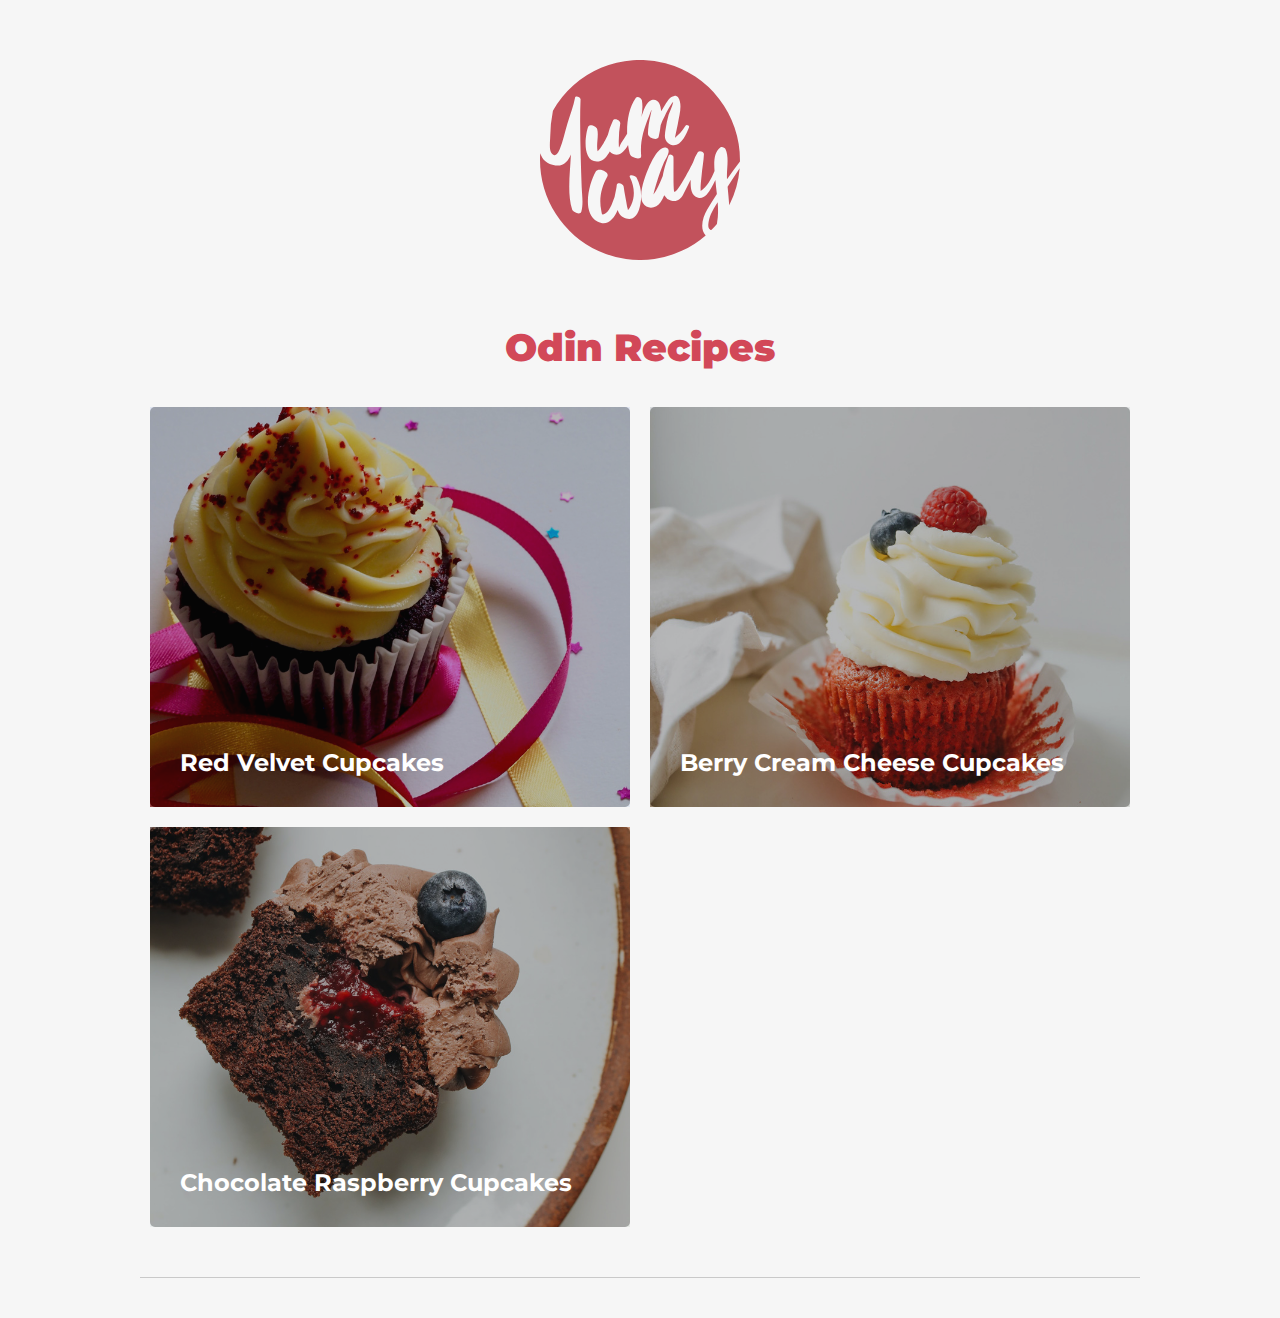
<file: index.html>
<!DOCTYPE html>
<html lang="en">
<head>
    <meta charset="UTF-8">
    <meta http-equiv="X-UA-Compatible" content="IE=edge">
    <meta name="viewport" content="width=device-width, initial-scale=1.0">
    <link rel="stylesheet" href="styles.css">
    <link rel="preconnect" href="https://fonts.googleapis.com">
    <link rel="preconnect" href="https://fonts.gstatic.com" crossorigin>
    <link href="https://fonts.googleapis.com/css2?family=Montserrat:wght@400;700;900&display=swap" rel="stylesheet">
    <title>Odin Recipes</title>
</head>
<body>
    <div class="main-grid">
        <div class="logo">
            <img src="./images/yumway-logo.svg" alt="Yumway Logo">
        </div>
        <h1 class="index-header">Odin Recipes</h1>
        <div class="recipe-list">
            <div class="recipe-link">
                <a href="./recipes/red-velvet-cupcakes.html">
                    <div class="link-image">
                        <img src="images/red-velvet-cupcake.jpg" alt="Red Velvet Cupcake">
                    </div>
                    <div class ="text-overlay">Red Velvet Cupcakes</div>
                </a>
            </div>
            <div class="recipe-link">
                <a href="./recipes/berry-cream-cheese-cupcakes.html">
                    <div class="link-image">
                         <img src="images/berry-cream-cheese-cupcake.jpg" alt="Berry Cream Cheese Cupcake">
                    </div>
                     <div class ="text-overlay">Berry Cream Cheese Cupcakes</div>
                </a>
            </div>
            <div class="recipe-link">
                <a href="./recipes/chocolate-raspberry-cupcakes.html">
                    <div class="link-image">
                        <img src="images/chocolate-raspberry.jpg" alt="Chocolate Raspberry Cupcake">
                    </div>
                    <div class ="text-overlay">Chocolate Raspberry Cupcakes</div>
                </a>
            </div>
   
        </div>
        <hr>
    </div>
</body>
</html>
</file>
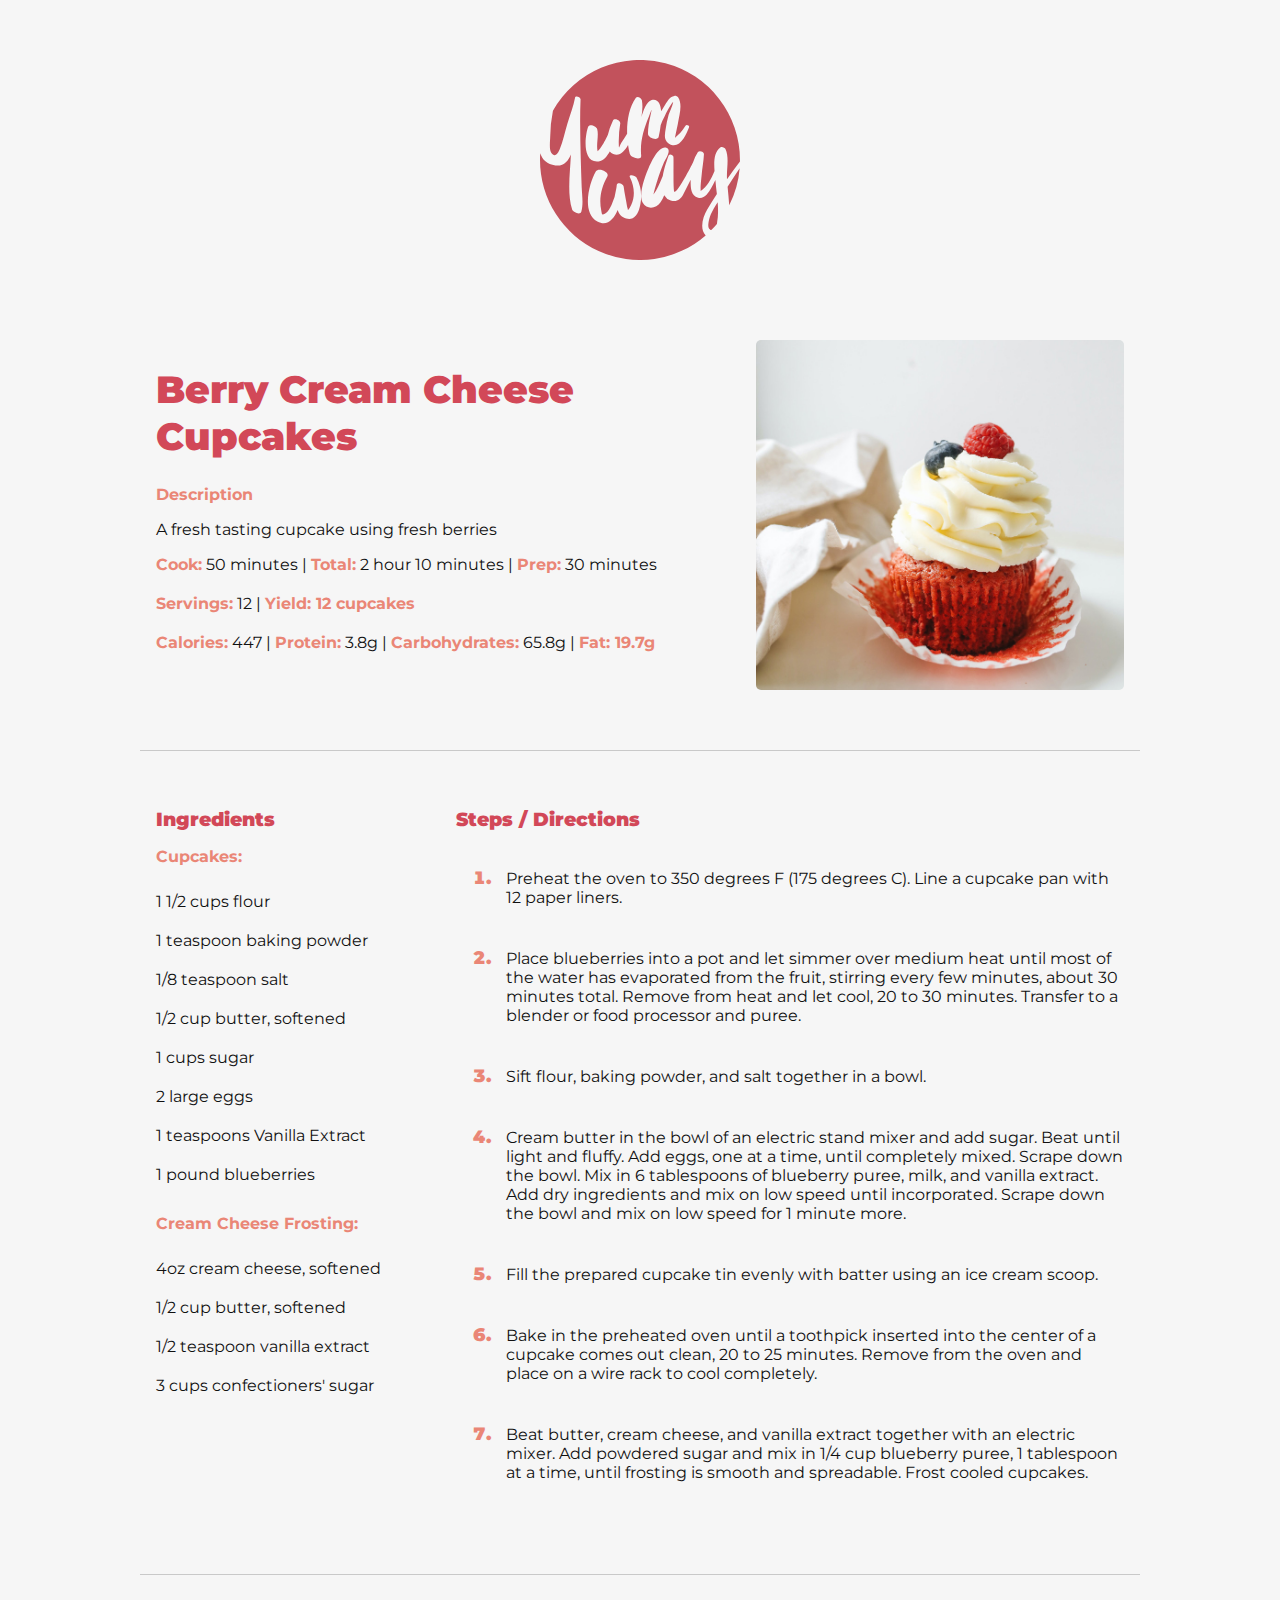
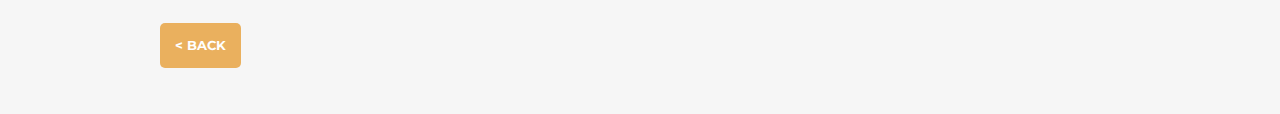
<file: recipes/berry-cream-cheese-cupcakes.html>
<!DOCTYPE html>
<html lang="en">
<head>
    <meta charset="UTF-8">
    <meta http-equiv="X-UA-Compatible" content="IE=edge">
    <meta name="viewport" content="width=device-width, initial-scale=1.0">
    <link rel="stylesheet" href="../styles.css">
    <link rel="preconnect" href="https://fonts.googleapis.com">
    <link rel="preconnect" href="https://fonts.gstatic.com" crossorigin>
    <link href="https://fonts.googleapis.com/css2?family=Montserrat:wght@400;700;900&display=swap" rel="stylesheet">    
    <title>Odin Recipes: Berry Cream Cheese Cupcakes</title>
</head>
<body>
    <div class="main-grid">
        <div class="logo">
            <a href="../index.html"><img src="../images/yumway-logo.svg" alt="Yumway Logo"></a>
        </div>
        
        <div class="recipe-contents">
            <div class="col1">
                <h1>Berry Cream Cheese Cupcakes</h1>
        
                    <h3>Description</h3>
                    <p>A fresh tasting cupcake using fresh berries</p>

                    <ul>
                        <li><b>Cook:</b> 50 minutes</li>
                        <li><b>Total:</b> 2 hour 10 minutes</li>
                        <li><b>Prep:</b> 30 minutes</li>
                    </ul>
                    <ul>
                        <li><b>Servings:</b> 12</li>
                        <li><b>Yield: 12 cupcakes</b></li>
                    </ul>
                    <ul>
                        <li><b>Calories:</b> 447</li>
                        <li><b>Protein:</b> 3.8g</li>
                        <li><b>Carbohydrates:</b> 65.8g</li>
                        <li><b>Fat: 19.7g</b></li>
                    </ul>
            </div>
            <div class="col2">
                <img src="../images/berry-cream-cheese-cupcake.jpg" alt="Berry Cream Cheese Cupcake">
            </div>
            <hr>
            <div class="col3">
                <h2>Ingredients</h2>
                <h3>Cupcakes:</h3>
                <ul>
                    <li>1 1/2 cups flour</li>
                    <li>1 teaspoon baking powder</li>
                    <li>1/8 teaspoon salt</li>
                    <li>1/2 cup butter, softened</li>
                    <li>1 cups sugar</li>
                    <li>2 large eggs</li>
                    <li>1 teaspoons Vanilla Extract</li>
                    <li>1 pound blueberries</li>
                </ul>
                <h3>Cream Cheese Frosting:</h3>
                <ul>
                    <li>4oz cream cheese, softened</li>
                    <li>1/2 cup butter, softened</li>
                    <li>1/2 teaspoon vanilla extract</li>
                    <li>3 cups confectioners' sugar</li>
                </ul>
            </div>
            <div class="col4">
                <h2>Steps / Directions</h2>
                <ol>
                    <li>Preheat the oven to 350 degrees F (175 degrees C). Line a cupcake pan with 12 paper liners.</li>
                    <li>Place blueberries into a pot and let simmer over medium heat until most of the water has evaporated from the fruit, stirring every few minutes, about 30 minutes total. Remove from heat and let cool, 20 to 30 minutes. Transfer to a blender or food processor and puree.</li>
                    <li>Sift flour, baking powder, and salt together in a bowl.</li>
                    <li>Cream butter in the bowl of an electric stand mixer and add sugar. Beat until light and fluffy. Add eggs, one at a time, until completely mixed. Scrape down the bowl. Mix in 6 tablespoons of blueberry puree, milk, and vanilla extract. Add dry ingredients and mix on low speed until incorporated. Scrape down the bowl and mix on low speed for 1 minute more.</li>
                    <li>Fill the prepared cupcake tin evenly with batter using an ice cream scoop.</li>
                    <li>Bake in the preheated oven until a toothpick inserted into the center of a cupcake comes out clean, 20 to 25 minutes. Remove from the oven and place on a wire rack to cool completely.</li>
                    <li>Beat butter, cream cheese, and vanilla extract together with an electric mixer. Add powdered sugar and mix in 1/4 cup blueberry puree, 1 tablespoon at a time, until frosting is smooth and spreadable. Frost cooled cupcakes.</li>
                </ol>
            
            </div>
            <hr>
            <div class="footer-nav">
                <a href="../index.html">< Back</a>
            </div>
        </div>
    </div>
    
</body>
</html>
</file>
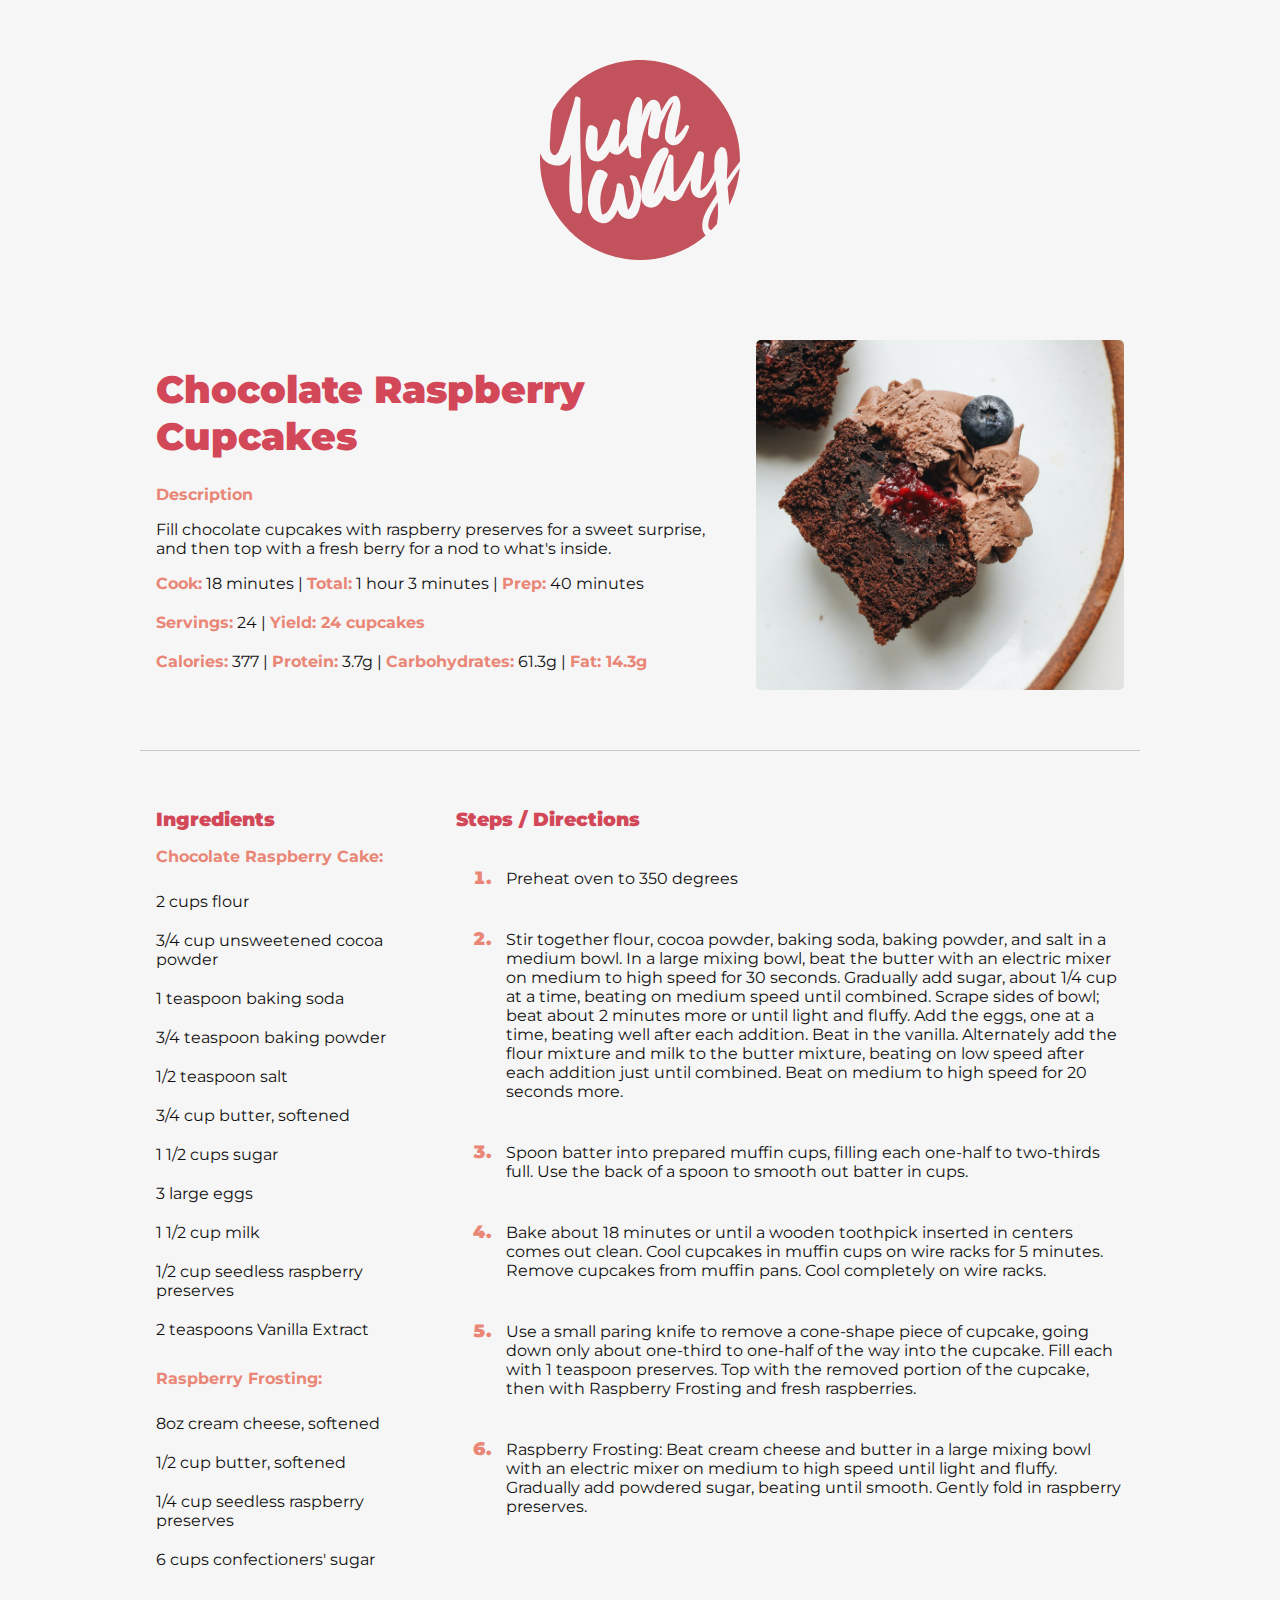
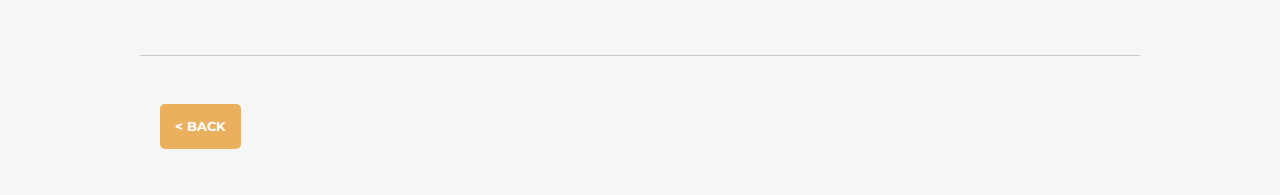
<file: recipes/chocolate-raspberry-cupcakes.html>
<!DOCTYPE html>
<html lang="en">
<head>
    <meta charset="UTF-8">
    <meta http-equiv="X-UA-Compatible" content="IE=edge">
    <meta name="viewport" content="width=device-width, initial-scale=1.0">
    <link rel="stylesheet" href="../styles.css">
    <link rel="preconnect" href="https://fonts.googleapis.com">
    <link rel="preconnect" href="https://fonts.gstatic.com" crossorigin>
    <link href="https://fonts.googleapis.com/css2?family=Montserrat:wght@400;700;900&display=swap" rel="stylesheet">
    <title>Odin Recipes: Chocolate Raspberry Cupcakes</title>
</head>
<body>
    <div class="main-grid">
        <div class="logo">
            <a href="../index.html"><img src="../images/yumway-logo.svg" alt="Yumway Logo"></a>
        </div>
        
        <div class="recipe-contents">
            <div class="col1">
                <h1>Chocolate Raspberry Cupcakes</h1>
        
                    <h3>Description</h3>
                    <p>Fill chocolate cupcakes with raspberry preserves for a sweet surprise, and then top with a fresh berry for a nod to what's inside.</p>

                    <ul>
                        <li><b>Cook:</b> 18 minutes</li>
                        <li><b>Total:</b> 1 hour 3 minutes</li>
                        <li><b>Prep:</b> 40 minutes</li>
                    </ul>
                    <ul>
                        <li><b>Servings:</b> 24</li>
                        <li><b>Yield: 24 cupcakes</b></li>
                    </ul>
                    <ul>
                        <li><b>Calories:</b> 377</li>
                        <li><b>Protein:</b> 3.7g</li>
                        <li><b>Carbohydrates:</b> 61.3g</li>
                        <li><b>Fat: 14.3g</b></li>
                    </ul>
            </div>
            <div class="col2">
                <img src="../images/chocolate-raspberry.jpg" alt="Chocolate Raspberry Cupcake">
            </div>
            <hr>
            <div class="col3">
                <h2>Ingredients</h2>
                <h3>Chocolate Raspberry Cake:</h3>
                <ul>
                    <li>2 cups flour</li>
                    <li>3/4 cup unsweetened cocoa powder</li>
                    <li>1 teaspoon baking soda</li>
                    <li>3/4 teaspoon baking powder</li>
                    <li>1/2 teaspoon salt</li>
                    <li>3/4 cup butter, softened</li>
                    <li>1 1/2 cups sugar</li>
                    <li>3 large eggs</li>
                    <li> 1 1/2 cup milk</li>
                    <li>1/2 cup seedless raspberry preserves</li>
                    <li>2 teaspoons Vanilla Extract</li>
                </ul>
                <h3>Raspberry Frosting:</h3>
                <ul>
                    <li>8oz cream cheese, softened</li>
                    <li>1/2 cup butter, softened</li>
                    <li>1/4 cup seedless raspberry preserves</li>
                    <li>6 cups confectioners' sugar</li>
                </ul>
            </div>
            <div class="col4">
                <h2>Steps / Directions</h2>
                <ol>
                    <li>Preheat oven to 350 degrees </li>
                    <li>Stir together flour, cocoa powder, baking soda, baking powder, and salt in a medium bowl. In a large mixing bowl, beat the butter with an electric mixer on medium to high speed for 30 seconds. Gradually add sugar, about 1/4 cup at a time, beating on medium speed until combined. Scrape sides of bowl; beat about 2 minutes more or until light and fluffy. Add the eggs, one at a time, beating well after each addition. Beat in the vanilla. Alternately add the flour mixture and milk to the butter mixture, beating on low speed after each addition just until combined. Beat on medium to high speed for 20 seconds more.</li>
                    <li>Spoon batter into prepared muffin cups, filling each one-half to two-thirds full. Use the back of a spoon to smooth out batter in cups.</li>
                    <li>Bake about 18 minutes or until a wooden toothpick inserted in centers comes out clean. Cool cupcakes in muffin cups on wire racks for 5 minutes. Remove cupcakes from muffin pans. Cool completely on wire racks.</li>
                    <li>Use a small paring knife to remove a cone-shape piece of cupcake, going down only about one-third to one-half of the way into the cupcake. Fill each with 1 teaspoon preserves. Top with the removed portion of the cupcake, then with Raspberry Frosting and fresh raspberries.</li>
                    <li>Raspberry Frosting: Beat cream cheese and butter in a large mixing bowl with an electric mixer on medium to high speed until light and fluffy. Gradually add powdered sugar, beating until smooth. Gently fold in raspberry preserves.</li>
                </ol>
            
            </div>
            <hr>
            <div class="footer-nav">
                <a href="../index.html">< Back</a>
            </div>
        </div>
    </div>
</body>
</html>
</file>
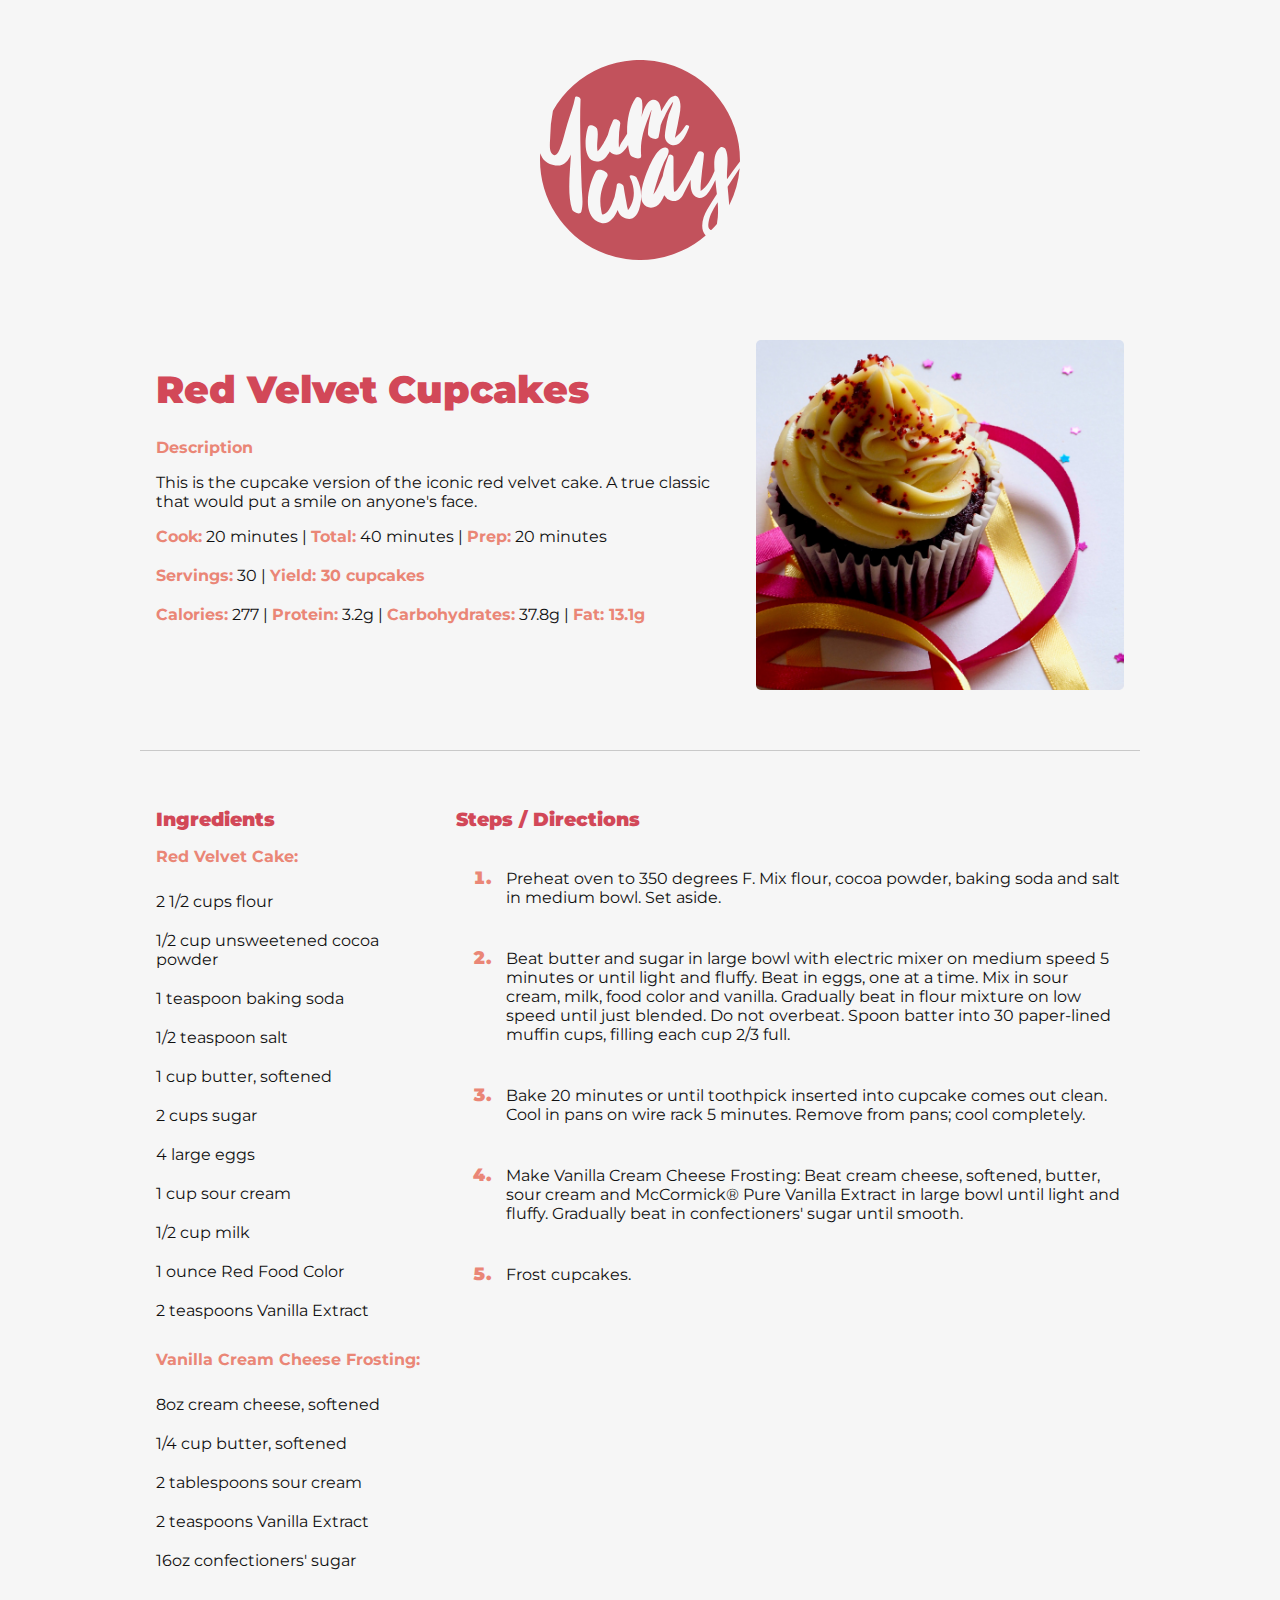
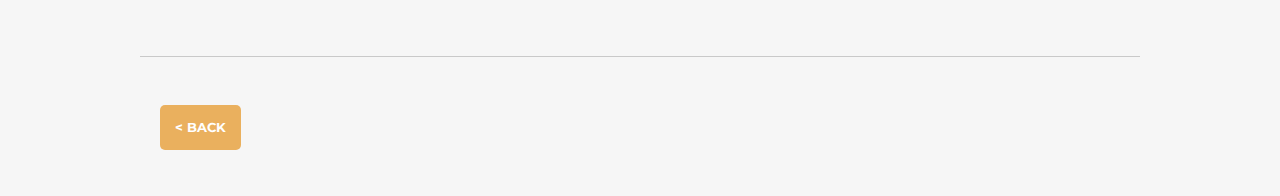
<file: recipes/red-velvet-cupcakes.html>
<!DOCTYPE html>
<html lang="en">
<head>
    <meta charset="UTF-8">
    <meta http-equiv="X-UA-Compatible" content="IE=edge">
    <meta name="viewport" content="width=device-width, initial-scale=1.0">
    <link rel="stylesheet" href="../styles.css">
    <link rel="preconnect" href="https://fonts.googleapis.com">
    <link rel="preconnect" href="https://fonts.gstatic.com" crossorigin>
    <link href="https://fonts.googleapis.com/css2?family=Montserrat:wght@400;700;900&display=swap" rel="stylesheet">
    <title>Odin Recipes: Red Velvet Cupcakes</title>
</head>
<body>
    <div class="main-grid">
        <div class="logo">
            <a href="../index.html"><img src="../images/yumway-logo.svg" alt="Yumway Logo"></a>
        </div>
        
        <div class="recipe-contents">
            <div class="col1">
                <h1>Red Velvet Cupcakes</h1>
        
                    <h3>Description</h3>
                    <p>This is the cupcake version of the iconic red velvet cake. A true classic that would put a smile on anyone's face.</p>

                    <ul>
                        <li><b>Cook:</b> 20 minutes</li>
                        <li><b>Total:</b> 40 minutes</li>
                        <li><b>Prep:</b> 20 minutes</li>
                    </ul>
                    <ul>
                        <li><b>Servings:</b> 30</li>
                        <li><b>Yield: 30 cupcakes</b></li>
                    </ul>
                    <ul>
                        <li><b>Calories:</b> 277</li>
                        <li><b>Protein:</b> 3.2g</li>
                        <li><b>Carbohydrates:</b> 37.8g</li>
                        <li><b>Fat: 13.1g</b></li>
                    </ul>
            </div>
            <div class="col2">
                <img src="../images/red-velvet-cupcake.jpg" alt="Red Velvet Cupcake">
            </div>
            <hr>
            <div class="col3">
                <h2>Ingredients</h2>
                <h3>Red Velvet Cake:</h3>
                <ul>
                    <li>2 1/2 cups flour</li>
                    <li>1/2 cup unsweetened cocoa powder</li>
                    <li>1 teaspoon baking soda</li>
                    <li>1/2 teaspoon salt</li>
                    <li>1 cup butter, softened</li>
                    <li>2 cups sugar</li>
                    <li>4 large eggs</li>
                    <li>1 cup sour cream</li>
                    <li>1/2 cup milk</li>
                    <li>1 ounce Red Food Color</li>
                    <li>2 teaspoons Vanilla Extract</li>
                </ul>
                <h3>Vanilla Cream Cheese Frosting:</h3>
                <ul>
                    <li>8oz cream cheese, softened</li>
                    <li>1/4 cup butter, softened</li>
                    <li>2 tablespoons sour cream</li>
                    <li>2 teaspoons Vanilla Extract</li>
                    <li>16oz confectioners' sugar</li>
                </ul>
            </div>
            <div class="col4">
                <h2>Steps / Directions</h2>
                <ol>
                    <li>Preheat oven to 350 degrees F. Mix flour, cocoa powder, baking soda and salt in medium bowl. Set aside.</li>
                    <li>Beat butter and sugar in large bowl with electric mixer on medium speed 5 minutes or until light and fluffy. Beat in eggs, one at a time. Mix in sour cream, milk, food color and vanilla. Gradually beat in flour mixture on low speed until just blended. Do not overbeat. Spoon batter into 30 paper-lined muffin cups, filling each cup 2/3 full.</li>
                    <li>Bake 20 minutes or until toothpick inserted into cupcake comes out clean. Cool in pans on wire rack 5 minutes. Remove from pans; cool completely. </li>
                    <li>Make Vanilla Cream Cheese Frosting: Beat cream cheese, softened, butter, sour cream and McCormick® Pure Vanilla Extract in large bowl until light and fluffy. Gradually beat in confectioners' sugar until smooth.</li>
                    <li>Frost cupcakes.</li>
                </ol>
            
            </div>
            <hr>
            <div class="footer-nav">
                <a href="../index.html">< Back</a>
            </div>
        </div>
    </div>
</body>
</html>
</file>
<file: styles.css>
/* Body Styles */
html {box-sizing: border-box;}
*, *:before, *:after{box-sizing: inherit;}
ul{margin-inline-start: 0; padding-inline-start: 0;}
body{font-family: 'Montserrat', sans-serif ; color:#111;  background: #f6f6f6;}
a{color: #D24858; text-decoration: none; transition: 0.4s; -webkit-transition: 0.4s;}
a:hover{color:#EA8676;}

/* Header Styles */
h1, h2{font-weight: 900; color:#D24858;}
h1{font-size: 2.4em;}
h2{margin: 0; font-size: 1.2em;}
h3, b{font-size: 1em; font-weight: 700; color:#EA8676; }

/* Logo */
.logo{width:200px; text-align: center; margin:60px auto;}
.logo image{width: 100%;}

/* Recipe Links Page */
h1.index-header{text-align: center;}
.recipe-list{display: flex; flex-wrap: wrap;}
.recipe-link{margin:10px; width: 100%; height:400px; position: relative; background:#111; border-radius: 5px; }
.link-image{width:100%; height:100%; overflow: hidden;}
.link-image img{width:100%; height:100%; object-fit: cover; object-position: center; opacity: .7; -webkit-transition: .3s ease-in-out; transition: .3s ease-in-out;  -webkit-transform: scale(1); transform: scale(1); }
.link-image:hover img{opacity: .5; -webkit-transform: scale(1.3); transform: scale(1.3); }
.text-overlay{position: absolute; bottom:30px; left:30px; font-weight:700; color:#fff; font-size: 1.5em; }

/* Recipe Page */
.recipe-contents{display: flex; flex-wrap: wrap; max-width: 1000px; margin: 20px auto 40px auto;}
.col2 img{width:100%; height: 350px; object-fit: cover; border-radius: 5px;}
ul li{padding:10px 0;}
ul{margin:0 0 20px 0;}
ol li{padding:20px 0;}
.col1 ul li{list-style: none; display:inline; padding:10 0 20px 0;}
.col1 ul li::after{content: ' | ';}
.col1 ul li:last-child:after{content: ' ';}
.col3 ul li{list-style: none;}
hr{height:1px; border:0; background: #c9c9c9; width:100%; margin:40px 0;}
.col4 li::marker{font-size: 1.1em; font-weight: 900; color:#EA8676;}
.col4 li{padding-left: 10px;}
.footer-nav{padding:20px; width:100%;}
.footer-nav a{color:#fff; background: #EAB05E; padding:15px; border-radius: 5px; text-transform: uppercase; font-size: .8em; font-weight: 700;}
.footer-nav a:hover{background: #d8912e;}

/* Simple Responsive Grid */
.main-grid{width: 96%; margin:auto; max-width: 1000px;}
.col1, .col2, .col3, .col4{width:100%; margin:1em;}

@media screen and (min-width:800px) {
    .main-grid{width:88%;} 
    .recipe-link {width: calc((100% / 2) - 20px); height:400px;  }
    .col1{width: calc(60% - 2em);}
    .col2{width: calc(40% - 2em);}
    .col3{width: calc(30% - 2em);}
    .col4{width: calc(70% - 2em);}
}
@media screen and (min-width:1400px) {
    .main-grid{width:78%;}
    .recipe-link{width: calc((100% / 3) - 20px); height:400px; }  
}
@media screen and (min-width:1600px) {
    .recipe-link{width: calc((100% / 3) - 20px); height:425px; }  
}
</file>
